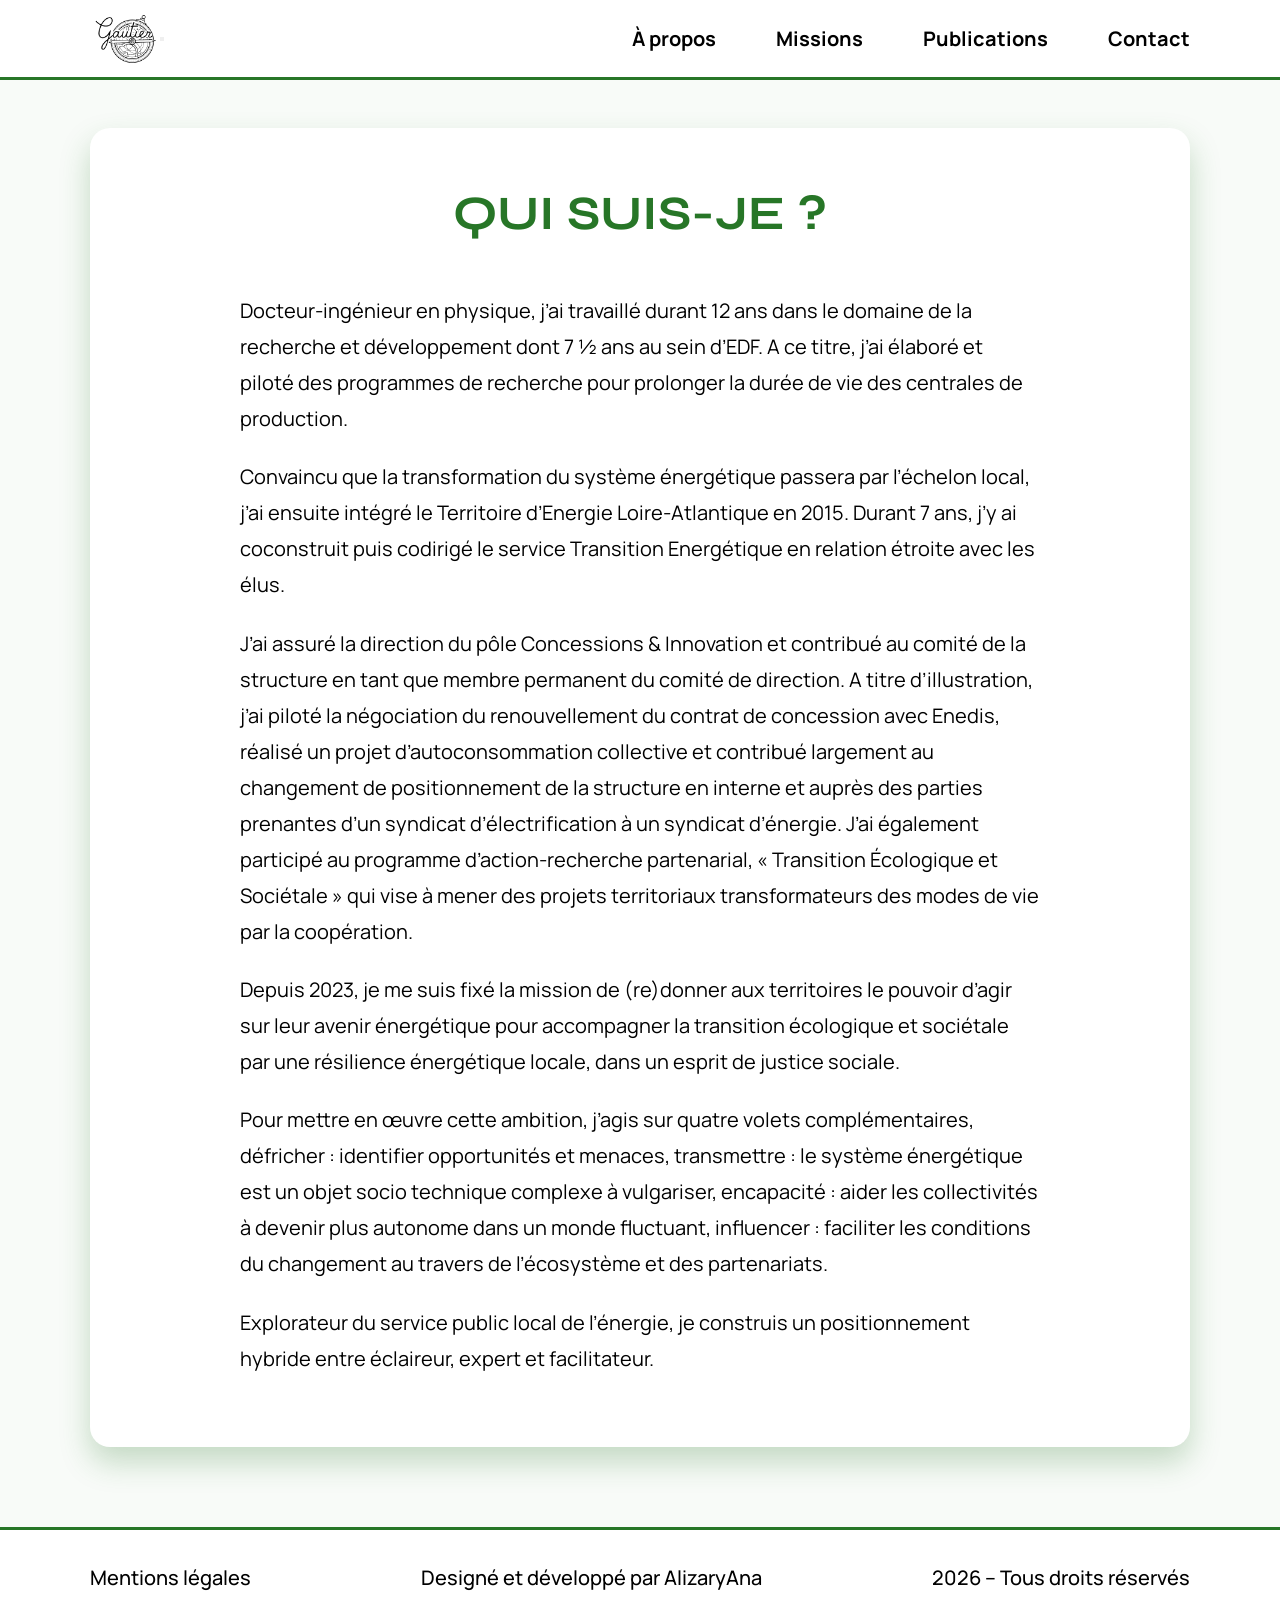
<file: pages/apropos.html>
<!DOCTYPE html>
<html lang="fr">

<head>
    <meta charset="UTF-8">
    <meta name="viewport" content="width=device-width, initial-scale=1.0">

    <title>Gautier | Explorateur du Service Public Local de l’Énergie</title>
    <link rel="icon" type="image/png" href="/assets/images/icone.png">
    <meta name="description"
        content="Accompagnement des collectivités dans la construction et le pilotage du service public local de l’énergie.">
    <link rel="canonical" href="https://g-esplen.fr">
    
    <!-- Fonts -->
    <link href="https://fonts.googleapis.com/css2?family=Manrope:wght@300;400;500;600&family=Syne:wght@600;700&display=swap"
        rel="stylesheet">

    <!-- CSS -->
    <link rel="stylesheet" href="/assets/styles/styles.css">
    <link rel="stylesheet" href="/assets/styles/mobile.css">

    <!-- RS Cards  -->
    <meta property="og:type" content="website">
    <meta property="og:url" content="https://g-esplen.fr">
    <meta property="og:title" content="Gautier | Explorateur du Service Public Local de l’Énergie">
    <meta property="og:description" content="Accompagnement des collectivités dans la construction et le pilotage du service public local de l’énergie.">
    <meta property="og:image" content="https://g-esplen.fr/assets/images/logoRS.webp">
    <meta property="og:image:alt" content="Gautier – Explorateur du Service Public Local de l’Énergie">
    <meta property="og:locale" content="fr_FR">


    <meta name="twitter:card" content="summary_large_image">
    <meta name="twitter:title" content="Gautier | Explorateur du Service Public Local de l’Énergie">
    <meta name="twitter:description" content="Accompagnement des collectivités dans la construction et le pilotage du service public local de l’énergie.">
    <meta name="twitter:image" content="https://g-esplen.fr/assets/images/logoRS.webp">
    <meta name="twitter:image:alt" content="Gautier – Explorateur du Service Public Local de l’Énergie">
</head>

<body>

    <!-- ================= HEADER ================= -->

    <header class="site-header">
        <div class="container nav">

            <!-- Logo -->
            <div class="logo">
                <a href="/" aria-label="Retour à l’accueil" title="Retour à l'accueil">
                    <img class="logo-default" src="../assets/images/gautier.webp" alt="Logo Gautier - Service Public Local de l'Énergie">
                    <img class="logo-hover" src="../assets/images/gautiervert.webp" alt="Logo Gautier - Service Public Local de l'Énergie">
                </a>
            </div>

            <!-- Hamburger -->
            <button 
            class="hamburger" 
            aria-label="Ouvrir le menu"
            aria-expanded="false"
            aria-controls="menu"
            >
                <span></span>
                <span></span>
                <span></span>
            </button>

            <!-- Navigation -->
            <nav aria-label="Navigation principale">
                <ul class="nav-list">
                    <li><a href="/pages/apropos.html">À propos</a></li>
                    <li><a href="/#missions">Missions</a></li>
                    <li><a href="/pages/publications.html">Publications</a></li>
                    <li><a href="/#contact">Contact</a></li>
                </ul>
            </nav>

            <!-- Overlay -->
            <div class="nav-overlay"></div>
        </div>
    </header>


    <!-- ================= MAIN ================= -->

<main id="main-content" class="about-page">

    <div class="container">

        <div class="about-card">

            <h1>Qui suis-je ?</h1>

            <div class="about-section">

                <p>
                    Docteur-ingénieur en physique, j’ai travaillé durant 12 ans dans le domaine de la recherche et développement dont 7 ½ ans au sein d’EDF. A ce titre, j’ai élaboré et piloté des programmes de recherche pour prolonger la durée de vie des centrales de production.
                </p>

                <p>
                    Convaincu que la transformation du système énergétique passera par l’échelon local, j’ai ensuite intégré le Territoire d’Energie Loire-Atlantique en 2015. Durant 7 ans, j’y ai coconstruit puis codirigé le service Transition Energétique en relation étroite avec les élus. 
                </p>

                <p>
                    J’ai assuré la direction du pôle Concessions & Innovation et contribué au comité de la structure en tant que membre permanent du comité de direction. A titre d’illustration, j’ai piloté la négociation du renouvellement du contrat de concession avec Enedis, réalisé un projet d’autoconsommation collective et contribué largement au changement de positionnement de la structure en interne et auprès des parties prenantes d’un syndicat d’électrification à un syndicat d’énergie. J’ai également participé au programme d’action-recherche partenarial, « Transition Écologique et Sociétale » qui vise à mener des projets territoriaux transformateurs des modes de vie par la coopération.   
                </p>

                <p>
                   Depuis 2023, je me suis fixé la mission de (re)donner aux territoires le pouvoir d’agir sur leur avenir énergétique pour accompagner la transition écologique et sociétale par une résilience énergétique locale, dans un esprit de justice sociale.
                </p>

                <p>
                 Pour mettre en œuvre cette ambition, j’agis sur quatre volets complémentaires, défricher : identifier opportunités et menaces, transmettre : le système énergétique est un objet socio technique complexe à vulgariser, encapacité : aider les collectivités à devenir plus autonome dans un monde fluctuant, influencer : faciliter les conditions du changement au travers de l’écosystème et des partenariats.   
                </p>

                <p>Explorateur du service public local de l’énergie, je construis un positionnement hybride entre éclaireur, expert et facilitateur.</p>

            </div>

        </div>

    </div>

</main>


    <!-- ================= FOOTER ================= -->

    <footer class="site-footer">
        <div class="container footer-content">

            <div class="footer-left">
                <p>
                    <a href="/pages/mentionslegales.html" class="footer-link">
                        Mentions légales
                    </a>
                </p>
            </div>

            <div class="footer-center">
                <p>
                    
                    <a href="https://www.alizaryana.com" 
                    target="_blank" 
                    rel="noopener noreferrer"
                    class="footer-link">
                       Designé et développé par AlizaryAna
                    </a>
                </p>
            </div>

            <div class="footer-right">
                <p>
                    <span id="year"></span> – Tous droits réservés
                </p>
            </div>

        </div>
    </footer>

</body>

<script>
    document.getElementById("year").textContent = new Date().getFullYear();
</script>

<script src="../assets/scripts/nav-mobile.js"></script>

</html>
</file>
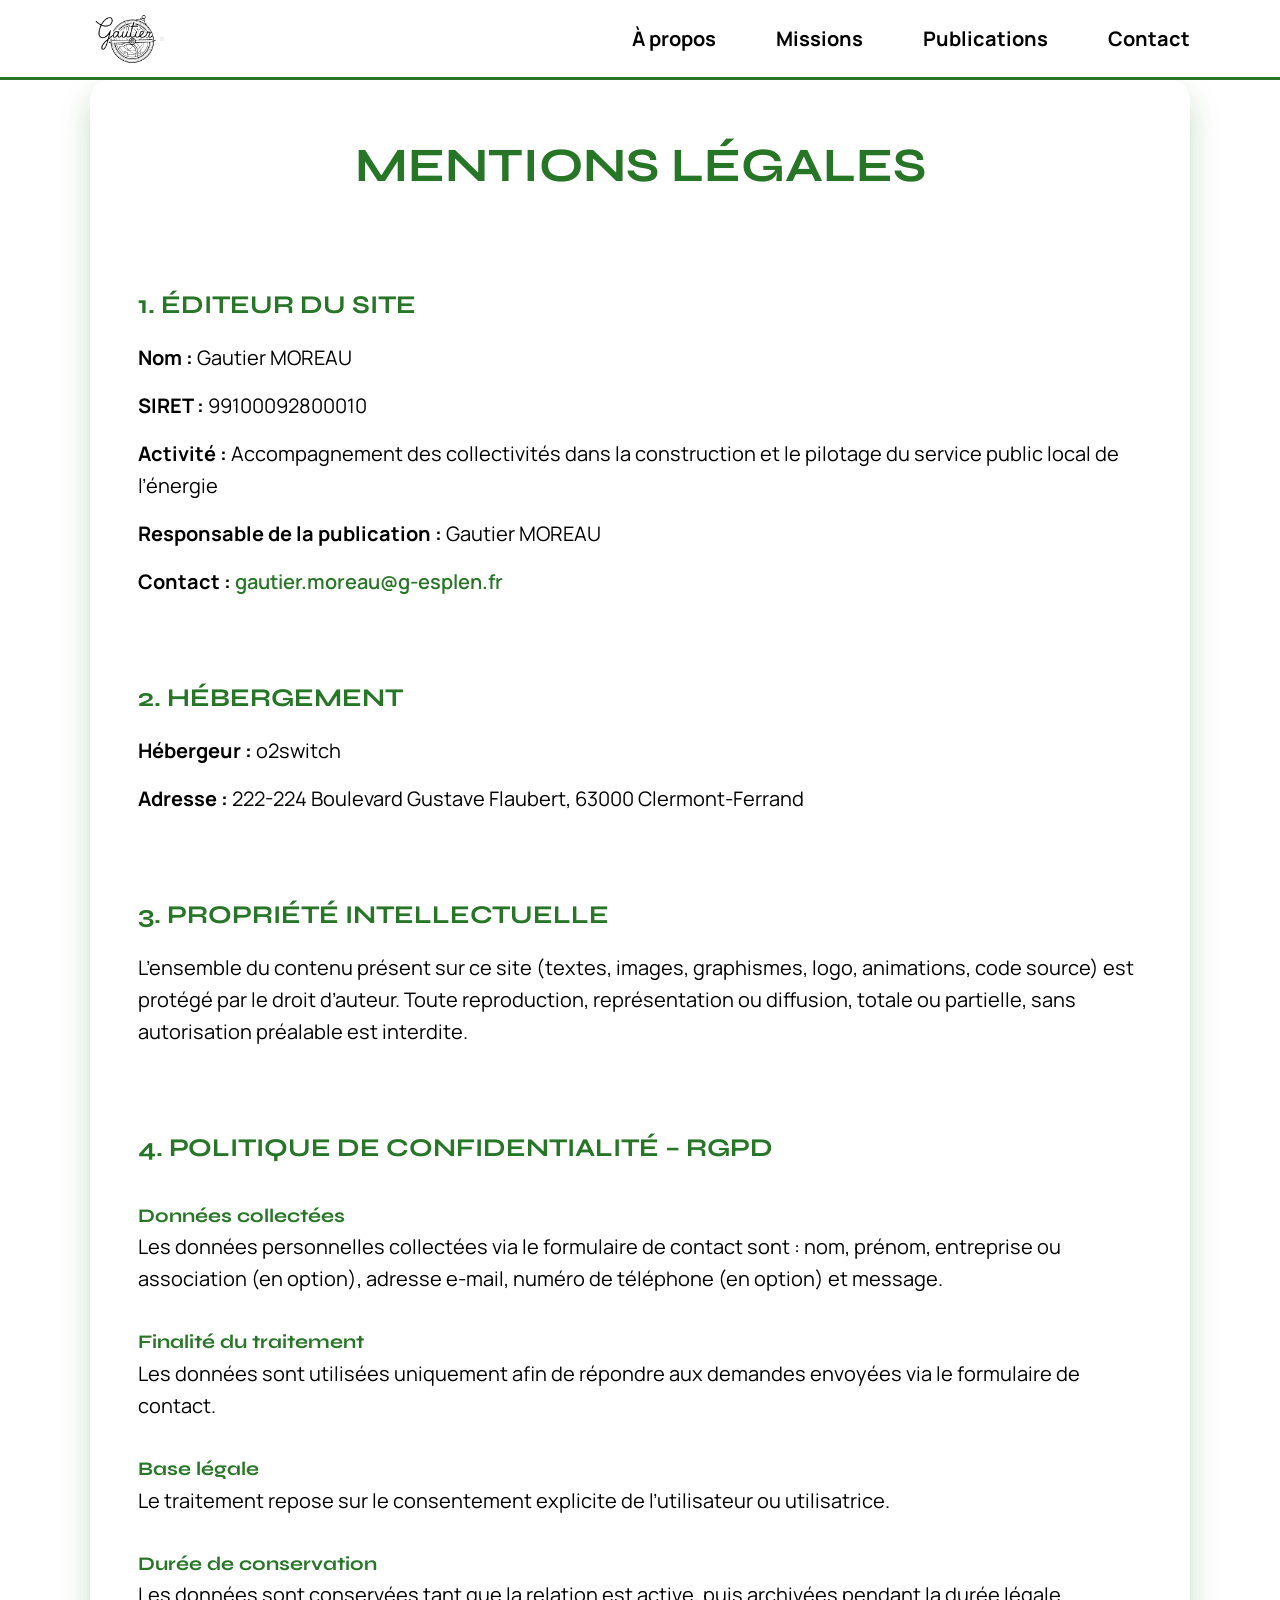
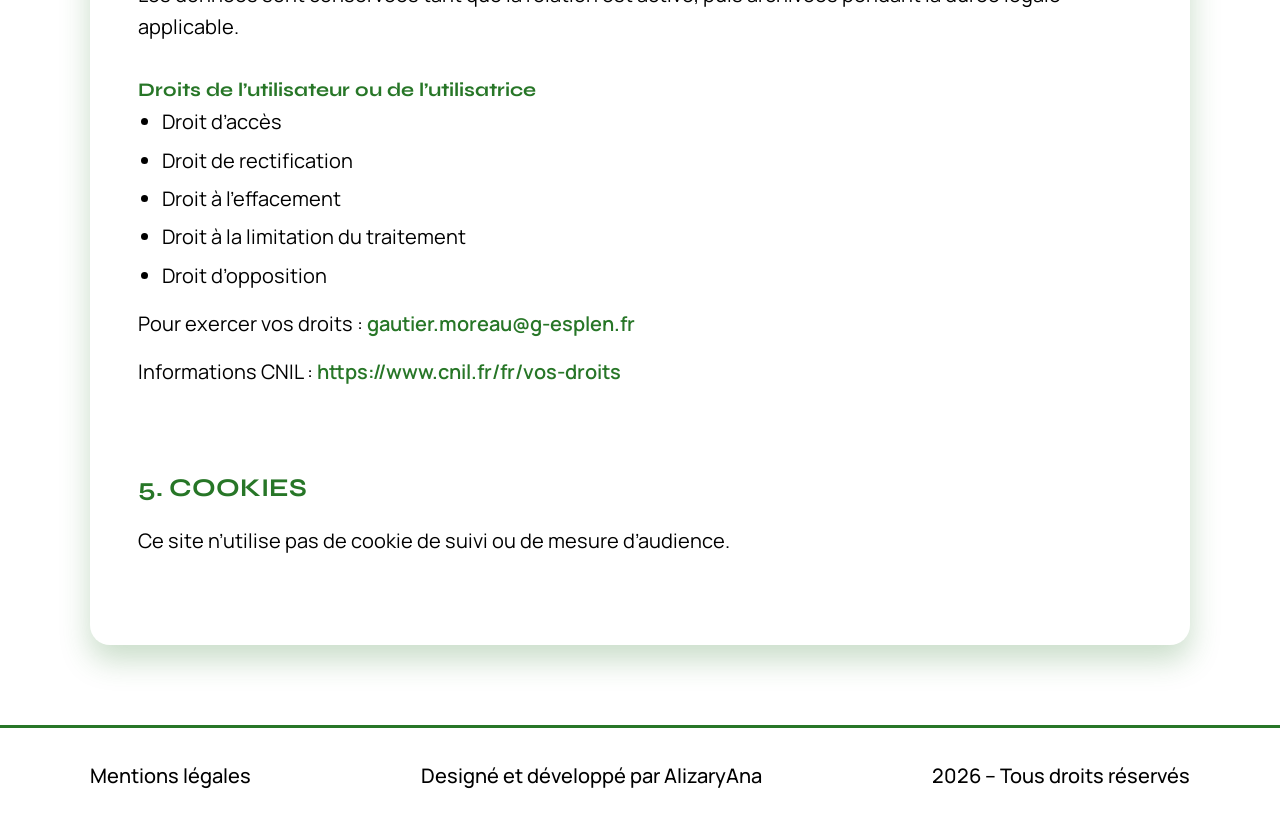
<file: pages/mentionslegales.html>
<!DOCTYPE html>
<html lang="fr">

<head>
    <meta charset="UTF-8">
    <meta name="viewport" content="width=device-width, initial-scale=1.0">

    <title>Gautier | Explorateur du Service Public Local de l’Énergie</title>
    <link rel="icon" type="image/png" href="/assets/images/icone.png">
    <meta name="description"
        content="Accompagnement des collectivités dans la construction et le pilotage du service public local de l’énergie.">
    <link rel="canonical" href="https://g-esplen.fr">
    
    <!-- Fonts -->
    <link href="https://fonts.googleapis.com/css2?family=Manrope:wght@300;400;500;600&family=Syne:wght@600;700&display=swap"
        rel="stylesheet">

    <!-- CSS -->
    <link rel="stylesheet" href="/assets/styles/styles.css">
    <link rel="stylesheet" href="/assets/styles/mobile.css">

    <!-- RS Cards  -->
    <meta property="og:type" content="website">
    <meta property="og:url" content="https://g-esplen.fr">
    <meta property="og:title" content="Gautier | Explorateur du Service Public Local de l’Énergie">
    <meta property="og:description" content="Accompagnement des collectivités dans la construction et le pilotage du service public local de l’énergie.">
    <meta property="og:image" content="https://g-esplen.fr/assets/images/logoRS.webpg">
    <meta property="og:image:alt" content="Gautier – Explorateur du Service Public Local de l’Énergie">
    <meta property="og:locale" content="fr_FR">


    <meta name="twitter:card" content="summary_large_image">
    <meta name="twitter:title" content="Gautier | Explorateur du Service Public Local de l’Énergie">
    <meta name="twitter:description" content="Accompagnement des collectivités dans la construction et le pilotage du service public local de l’énergie.">
    <meta name="twitter:image" content="https://g-esplen.fr/assets/images/logoRS.webp">
    <meta name="twitter:image:alt" content="Gautier – Explorateur du Service Public Local de l’Énergie">
</head>

<body>

    <!-- ================= HEADER ================= -->

    <header class="site-header">
        <div class="container nav">

            <!-- Logo -->
            <div class="logo">
                <a href="/" aria-label="Retour à l’accueil" title="Retour à l'accueil">
                    <img class="logo-default" src="../assets/images/gautier.webp" alt="Logo Gautier - Service Public Local de l'Énergie">
                    <img class="logo-hover" src="../assets/images/gautiervert.webp" alt="Logo Gautier - Service Public Local de l'Énergie">
                </a>
            </div>

            <!-- Hamburger -->
            <button 
            class="hamburger" 
            aria-label="Ouvrir le menu"
            aria-expanded="false"
            aria-controls="menu"
            >
                <span></span>
                <span></span>
                <span></span>
            </button>

            <!-- Navigation -->
            <nav aria-label="Navigation principale">
                <ul class="nav-list">
                    <li><a href="/pages/apropos.html">À propos</a></li>
                    <li><a href="/#missions">Missions</a></li>
                    <li><a href="/pages/publications.html">Publications</a></li>
                    <li><a href="/#contact">Contact</a></li>
                </ul>
            </nav>

            <!-- Overlay -->
            <div class="nav-overlay"></div>
        </div>
    </header>


    <!-- ================= MAIN ================= -->


<main id="main-content" class="legal-page">
    <div class="container">

        <div class="legal-card">

            <h1>Mentions légales</h1>

            <div class="legal-section">
                <h2>1. Éditeur du site</h2>
                <p><strong>Nom :</strong> Gautier MOREAU</p>
                <p><strong>SIRET :</strong> 99100092800010</p>
                <p><strong>Activité :</strong> Accompagnement des collectivités dans la construction et le pilotage du service public local de l’énergie</p>
                <p><strong>Responsable de la publication :</strong> Gautier MOREAU</p>
                <p><strong>Contact :</strong> <a href="gautier.moreau@g-esplen.fr">gautier.moreau@g-esplen.fr</a></p>
            </div>

            <div class="legal-section">
                <h2>2. Hébergement</h2>
                <p><strong>Hébergeur :</strong> o2switch</p>
                <p><strong>Adresse :</strong> 222-224 Boulevard Gustave Flaubert, 63000 Clermont-Ferrand</p>
            </div>

            <div class="legal-section">
                <h2>3. Propriété intellectuelle</h2>
                <p>
                    L’ensemble du contenu présent sur ce site (textes, images, graphismes,
                    logo, animations, code source) est protégé par le droit d’auteur.
                    Toute reproduction, représentation ou diffusion, totale ou partielle,
                    sans autorisation préalable est interdite.
                </p>
            </div>

            <div class="legal-section">
                <h2>4. Politique de confidentialité – RGPD</h2>

                <h3>Données collectées</h3>
                <p>
                    Les données personnelles collectées via le formulaire de contact sont :
                    nom, prénom, entreprise ou association (en option), adresse e-mail,
                    numéro de téléphone (en option) et message.
                </p>

                <h3>Finalité du traitement</h3>
                <p>
                    Les données sont utilisées uniquement afin de répondre aux demandes
                    envoyées via le formulaire de contact.
                </p>

                <h3>Base légale</h3>
                <p>
                    Le traitement repose sur le consentement explicite de l’utilisateur
                    ou utilisatrice.
                </p>

                <h3>Durée de conservation</h3>
                <p>
                    Les données sont conservées tant que la relation est active,
                    puis archivées pendant la durée légale applicable.
                </p>

                <h3>Droits de l’utilisateur ou de l’utilisatrice</h3>

                <ul>
                    <li>Droit d’accès</li>
                    <li>Droit de rectification</li>
                    <li>Droit à l’effacement</li>
                    <li>Droit à la limitation du traitement</li>
                    <li>Droit d’opposition</li>
                </ul>

                <p>
                    Pour exercer vos droits :
                    <a href="mailto:gautier.moreau@g-esplen.fr">gautier.moreau@g-esplen.fr</a>
                </p>

                <p>
                    Informations CNIL :
                    <a href="https://www.cnil.fr/fr/vos-droits" target="_blank">
                        https://www.cnil.fr/fr/vos-droits
                    </a>
                </p>

            </div>

            <div class="legal-section">
                <h2>5. Cookies</h2>
                <p>
                    Ce site n’utilise pas de cookie de suivi ou de mesure d’audience.
                </p>
            </div>

        </div>

    </div>
</main>

    <!-- ================= FOOTER ================= -->

    <footer class="site-footer">
        <div class="container footer-content">

            <div class="footer-left">
                <p>
                    <a href="/pages/mentionslegales.html" class="footer-link">
                        Mentions légales
                    </a>
                </p>
            </div>

            <div class="footer-center">
                <p>
                    
                    <a href="https://www.alizaryana.com" 
                    target="_blank" 
                    rel="noopener noreferrer"
                    class="footer-link">
                       Designé et développé par AlizaryAna
                    </a>
                </p>
            </div>

            <div class="footer-right">
                <p>
                    <span id="year"></span> – Tous droits réservés
                </p>
            </div>

        </div>
    </footer>

</body>

<script>
    document.getElementById("year").textContent = new Date().getFullYear();
</script>

<script src="../assets/scripts/nav-mobile.js"></script>

</html>
</file>
<file: assets/styles/styles.css>
:root {
    --green: #277627;
    --violet: #522876;
    --heading: 'Syne', sans-serif;
    --text: 'Manrope', sans-serif;
}

* {
    margin: 0;
    padding: 0;
    box-sizing: border-box;
}

html {
    scroll-behavior: smooth;
}

body {
    font-family: var(--text);
    line-height: 1.6;
    font-size: clamp(1rem, 1.2vw + 1rem, 1.25rem);
}

.container {
    width: 90%;
    max-width: 1100px;
    margin: 0 auto;
}

h1, h2, h3 {
    font-family: var(--heading);
    color: var(--green);
}

h1 {
    font-family: var(--heading);
    color: var(--green);
    font-size: clamp(2rem, 4vw, 3rem);
    text-align: center;
}

h2 {
    font-family: var(--heading);
    color: var(--green);
    font-size: clamp(1.5rem, 2vw, 3rem);
    text-align: center;
    margin-bottom: 2rem;
    text-transform: uppercase;
}

h3 {
    font-family: var(--heading);
    color: var(--green);
    font-size: clamp(1rem, 1.5vw, 2rem); 
}

/* HEADER */

.site-header {
    background: white;
    height: 80px;
    border-bottom: 3px solid var(--green);
    display: flex;
    position: fixed;   
    top: 0;           
    left: 0;
    width: 100%;      
    z-index: 9999;     
}

#main-content {
    padding-top: 80px; 
}

.logo a {
    display: inline-block;
    position: relative;
    width: 70px;
    height: 70px;
}

.logo img {
    position: absolute;
    top: 0;
    left: 0;
    width: 75px;
    height: 75px;
    transition: opacity 0.3s ease;
}

.logo .logo-hover {
    opacity: 0; 
}

.logo a:hover .logo-hover {
    opacity: 1; 
}

.logo a:hover .logo-default {
    opacity: 0; 
}

nav {
    margin-left: auto; 
    display: flex;
    gap: 2em; 
}

.nav {
    display: flex;
    align-items: center;
}


nav ul {
    list-style: none;
    display: flex;
    gap: 3em;
}

nav a {
    text-decoration: none;
    font-weight: 700;
    position: relative; 
    color: black; 
    transition: color 0.3s ease;
}

nav a::after {
    content: '';
    position: absolute;
    width: 0;
    height: 2px;
    left: 0;
    bottom: -4px; 
    background-color: var(--green);
    transition: width 0.3s ease;
}

nav a:hover {
    color: var(--green);
}

nav a:hover::after {
    width: 100%; 
}

/* HERO */

.hero {
    margin: 4rem auto;
}

.hero-card {
    display: flex;
    gap: 3rem;
    align-items: flex-start;
    background: white;
    border-radius: 20px;
    padding: 2rem;
    box-shadow: 0 15px 30px rgba(39, 118, 39, 0.50);
}

.hero-image img {
    border-radius: 15px;
    object-fit: cover;
    height: 100%;
    max-height: 350px;
}

.hero-content {
    display: flex;
    flex-direction: column;
    justify-content: flex-start;
    flex: 1;
    height: 100%;
}

.hero-content h1 {
    font-size: 1.3rem;
    margin: 0 0 2rem 0;
    text-align: left;
}

.text-link {
    display: inline-block;
    margin: 2rem 0 3rem 0;
    color: var(--green);
    text-decoration: none;
    font-weight: 700;
    position: relative;
    transition: color 0.5s ease;
}

.text-link::after {
    content: '';
    position: absolute;
    width: 0;
    height: 2px;
    left: 0;
    bottom: -3px;
    background-color: var(--green);
    transition: width 0.3s ease;
}

.text-link:hover::after {
    width: 100%;
}

.btn-primary {
    display: inline-block;
    padding: 0.75rem 2rem;
    height: 50px;
    background: var(--green);
    color: white;
    border: 3px solid transparent;
    border-radius: 30px;
    cursor: pointer;
    font-weight: 500;
    text-transform: uppercase;
    letter-spacing: 1px;
    font-family: var(--heading);
    transition: all 0.3s ease;
    text-align: center;
    width: auto;
    margin-top: auto;
    box-sizing: border-box;
}

.btn-primary:hover {
    color: var(--green);
    background-color: white;
    border-color: var(--green);
    transform: translateY(-4px);
    box-shadow: 0 8px 20px rgba(39, 118, 39, 0.25);
}

.btn-primary:focus {
    outline: none;
    box-shadow: 0 0 0 4px rgba(39, 118, 39, 0.2);
}

/* MISSIONS */

.missions {
    position: relative;
    padding: 7rem 0;
    background-image: url("../images/logo.webp");
    background-repeat: no-repeat;
    background-position: center;
    background-size: 180%;
    width: 100%;
}

.missions::before {
    content: "";
    position: absolute;
    inset: 0;
    background: rgba(255, 255, 255, 0.96);
    z-index: 0;
}

.missions .container {
    position: relative;
    z-index: 1;
}

.missions-list {
    display: flex;
    flex-direction: column;
    gap: 4rem;
    margin-top: 4rem;
}

.mission {
    display: flex;
    align-items: flex-start;
    gap: 3rem;
    transition: all 0.3s ease;
}

.mission-icon {
    position: relative;
    min-width: 120px;
    height: 120px;
    border-radius: 50%;
    background-color: var(--green);
    background-position: center;
    background-repeat: no-repeat;
    background-size: 55%;
    transition: all 0.3s ease;
}

/* Deuxième bordure externe */
.mission-icon::after {
    content: "";
    position: absolute;
    inset: -8px;
    border-radius: 50%;
    border: 3px solid var(--green);
    transition: all 0.3s ease;
}

.mission:nth-child(1) .mission-icon {
    background-image: url("../images/missions/1.png");
}

.mission:nth-child(2) .mission-icon {
    background-image: url("../images/missions/2.png");
}

.mission:nth-child(3) .mission-icon {
    background-image: url("../images/missions/3.png");
}

.mission:nth-child(4) .mission-icon {
    background-image: url("../images/missions/4.png");
}

.mission:nth-child(5) .mission-icon {
    background-image: url("../images/missions/5.png");
}

.mission-content h3 {
    font-size: 1rem;
    text-transform: uppercase;
    font-weight: 700;
    color: var(--green);
    margin-bottom: 0.8rem;
    transition: color 0.3s ease;
}

.mission-content p {
    line-height: 1.6;
    transition: color 0.3s ease;
}

/* HOVER */

.mission:hover .mission-icon {
    background-color: var(--violet);
}

.mission:hover .mission-icon::after {
    border-color: var(--violet);
}

.mission:hover .mission-content h3,
.mission:hover .mission-content p {
    color: var(--violet);
    cursor: pointer;
}

/* PARTNERS */

.partners {
    background: white;
    padding: 3rem 2rem;
    border-radius: 20px;
    margin-bottom: 5rem;
    margin-top: 5rem;
    box-shadow: 0 15px 30px rgba(39, 118, 39, 0.50);
}

.partner-logos-wrapper {
    overflow: hidden;
    width: 100%;
    position: relative;
}

.partner-logos {
    display: flex;
    gap: 2rem; 
    animation: scroll-left 25s linear infinite;
    align-items: center;
}

.partner-logos .logo-box {
    flex: 0 0 auto; 
    text-align: center;
    padding: 1.5rem;
    border-radius: 15px;
    background: white;
    transition: transform 0.3s ease, box-shadow 0.3s ease;
}

.partner-logos .logo-box img {
    max-height: 60px;
    max-width: 150px; 
    object-fit: contain;
}

/* Hover effet "lift" */
.partner-logos .logo-box:hover {
    transform: translateY(-5px);
}

/* Animation du scroll */
@keyframes scroll-left {
    0% { transform: translateX(0); }
    100% { transform: translateX(-50%); }
}

/* CONTACT*/

.contact-section {
    position: relative;
    padding: 7rem 0;
    background-image: url("../images/logo.webp");
    background-repeat: no-repeat;
    background-position: center;
    background-size: 180%;
    
}

.contact-section::before {
    content: "";
    position: absolute;
    inset: 0;
    background: rgba(255, 255, 255, 0.96);
    z-index: 0;
 
    
}

.contact-wrapper {
    position: relative;
    z-index: 1;
}

.contact-wrapper .section-header {
    margin-bottom: 2rem;
}

.adresse-mail {
    color: var(--green);
}

.contact-form {
    margin: 0 auto;
    display: flex;
    flex-direction: column;
    gap: 1rem;
}

.form-row {
    display: flex;
    gap: 4rem;
}

.form-group {
    flex: 1;
    display: flex;
    flex-direction: column;
}

label {
    font-size: 1rem;
    font-weight: 700;
    text-transform: uppercase;
    color: var(--green);
    margin-bottom: 0.3rem;
    letter-spacing: 1px;
}

input,
textarea {
    background: #CCEFCB;
    border: 2px solid transparent;
    padding: 0.9rem 1rem;
    font-size: 1rem;
    font-family: inherit;
    outline: none;
    transition: all 0.2s ease;
}

input:focus,
textarea:focus {
    border-color: var(--green);
}

.contact-form .btn-primary {
    align-self: flex-start;
    margin-top: 1rem;
    padding: 1rem 2.5rem;
    border-radius: 40px;
}

/* FOOTER */

.site-footer {
    border-top: 3px solid var(--green); 
    background: white;
    padding: 2rem 1rem;
    font-family: var(--text);
    font-weight: 500;
}

.site-footer .footer-content {
    display: flex;
    justify-content: space-between;
    flex-wrap: wrap;
    align-items: center;
    gap: 1rem;
}

.site-footer .footer-link {
    color: black;
    text-decoration: none;
    position: relative;
    transition: color 0.3s ease;
}

.site-footer .footer-link::after {
    content: '';
    position: absolute;
    width: 0;
    height: 2px;
    left: 0;
    bottom: -2px;
    background-color: var(--green);
    transition: width 0.3s ease;
}

.site-footer .footer-link:hover {
    color: var(--green);
}

.site-footer .footer-link:hover::after {
    width: 100%;
}

.footer-left, .footer-center, .footer-right {
    flex: 1 1 auto;
    text-align: left;
}

.footer-center {
    text-align: center;
}

.footer-right {
    text-align: right;
}



/* MENTIONS LEGALES */

.legal-page {
    padding: 5rem 0;
}

.legal-card {
    background: white;
    border-radius: 20px;
    padding: 3rem;
    box-shadow: 0 15px 30px rgba(39, 118, 39, 0.25);
}

.legal-card h1 {
    margin-bottom: 3rem;
    text-transform: uppercase;
}

.legal-section {
    margin-bottom: 2.5rem;
}

.legal-section h2 {
    text-align: left;
    margin-bottom: 1rem;
    margin-top: 5rem;
}

.legal-section h3 {
    margin-top: 2rem;
 
}

.legal-section p {
    margin-bottom: 1rem;
}

.legal-section ul {
    margin-left: 1.5rem;
    margin-bottom: 1rem;
}

.legal-section li {
    margin-bottom: 0.4rem;
}

.legal-section a {
    color: var(--green);
    font-weight: 600;
    text-decoration: none;
}

.legal-section a:hover {
    text-decoration: underline;
}

/* PAGE ABOUT */

.about-page {
    padding: 5rem 0;
    background: #f8fbf8;
}

.about-card {
    background: white;
    border-radius: 20px;
    padding: 3rem;
    margin-top: 3rem;
    box-shadow: 0 15px 30px rgba(39,118,39,0.25);
}

.about-card h1 {
    margin-bottom: 2.5rem;
    text-transform: uppercase;
}

.about-section {
    max-width: 800px;
    margin: 0 auto;
}

.about-section h2 {
    text-align: left;
    margin-bottom: 1rem;
}

.about-section p {
    margin-bottom: 1.4rem;
    line-height: 1.8;
}

/* PAGE EN CONSTRUCTION */

.construction-page {
    padding: 6rem 0;
    min-height: 90vh;

}

.construction-card {
    background: white;
    border-radius: 20px;
    padding: 3rem;
    text-align: center;
    max-width: 1200px;
    margin: 0 auto;
    box-shadow: 0 15px 30px rgba(39,118,39,0.25);
    margin-top: 10%;
}

.construction-card h1 {
    margin-bottom: 1.5rem;
    text-transform: uppercase;
}

.construction-card p {
    margin-bottom: 2rem;
}

.construction-card a {
    text-decoration: none;
    margin-bottom: 0.5em;
}

/* MODALE */

body.modal-open {
    overflow: hidden;
}

.modal {
    position: fixed;
    inset: 0;
    display: flex;
    justify-content: center;
    align-items: center;
    z-index: 10000;

    opacity: 0;
    pointer-events: none;
    transition: opacity 0.3s ease;
}

.modal.active {
    opacity: 1;
    pointer-events: auto;
}

.modal-overlay {
    position: absolute;
    inset: 0;
    background: rgba(0,0,0,0.5);
    opacity: 0;
    transition: opacity 0.3s ease;
}

.modal.active .modal-overlay {
    opacity: 1;
}

.modal-content {
    position: relative;
    z-index: 1;
    width: 90%;
    max-width: 1100px;

    transform: scale(0.95) translateY(20px);
    opacity: 0;
    transition: all 0.35s ease;
}

.modal.active .modal-content {
    transform: scale(1) translateY(0);
    opacity: 1;
}

/* Reprise du style HERO */
.modal-card {
    width: 100%;
}

/* Bouton fermer */
.modal-close {
    position: absolute;
    top: -15px;
    right: -15px;
    background: var(--green);
    color: white;
    border: none;
    font-size: 1.5rem;
    width: 40px;
    height: 40px;
    border-radius: 50%;
    cursor: pointer;
    transition: 0.3s;
}

.modal-close:hover {
    background: var(--violet);
}

/* Curseur sur missions */
.mission {
    cursor: pointer;
}

.publications-page {
    padding: 6rem 0;
    min-height: 90vh;
}

.publications-page h1 {
    text-align: center;
    margin-bottom: 3rem;
    margin-top: 3rem;
    text-transform: uppercase;
}

.publications-list {
    display: flex;
    flex-direction: column;
    gap: 2rem;
    margin-top: 2rem;
}

.publication-card {
    display: flex;
    gap: 2rem;
    align-items: stretch;
    background: white;
    border-radius: 20px;
    overflow: hidden;
    box-shadow: 0 10px 25px rgba(39,118,39,0.25);
    transition: transform 0.3s ease;
}

/* IMAGE À GAUCHE */
.publication-card img {
    width: 280px;
    height: 100%;
    object-fit: cover;
}

/* CONTENU À DROITE */
.publication-content {
    padding: 1.5rem;
    display: flex;
    flex-direction: column;
    flex: 1;
}

.publication-content h2 {
    margin-bottom: 0.8rem;
    text-align: left;
    text-transform:none;
    font-size: 20px;
}

.publication-content {
    text-align: left;
}

.publication-content p {
    margin-bottom: 1.5rem;
}

.publication-content .btn-primary {
    margin-top: auto;
    align-self: flex-start;

    text-decoration: none;     
    
    display: inline-flex;       
    align-items: center;        
    justify-content: center;    
}

.publications-plus {
    margin-top: 2em;
    text-align: center;
    font-weight: bold;
}

.form-status {
  margin-top: 12px;
  font-size: 0.95rem;
}

.form-status.success {
  color: var(--green); 
}

.form-status.error {
  color: #522876; 
}

/* Focus visible 
.form-status:focus {
  outline: 2px solid var(--green);
  outline-offset: 3px;
}

button:disabled {
  opacity: 0.7;
  cursor: not-allowed;
}
</file>
<file: assets/styles/mobile.css>
@media (max-width: 48em) {

    /* ----------------- */
    /* HEADER & NAVBAR    */
    /* ----------------- */
    .site-header {
        flex-direction: column;
        height: auto;
        padding: 0.5rem 1rem;
    }

    .site-header .nav {
        width: 100%;
        flex-direction: row;
        justify-content: space-between;
        align-items: center;
        position: relative;
    }

    .logo img {
        display: none;
    }

    /* Hamburger */
    .hamburger {
        display: block;
        cursor: pointer;
        width: 30px;
        height: 25px;
        position: relative;
        z-index: 101;
    }

    .hamburger span {
        display: block;
        width: 100%;
        height: 3px;
        background-color: var(--green);
        margin: 5px 0;
        transition: 0.3s ease;
    }

    /* Navigation menu */
    nav {
        position: fixed;
        top: 0;
        right: -100%;
        width: 70%;
        height: 100vh;
        background: white;
        box-shadow: -2px 0 10px rgba(0,0,0,0.1);
        padding: 4rem 2rem;
        display: flex;
        flex-direction: column;
        gap: 2rem;
        transition: right 0.3s ease;
        z-index: 100;
    }

    nav ul {
        display: flex;
        flex-direction: column;
        gap: 2rem;
    }

    nav a {
        font-size: 1.2rem;
        color: var(--green);
        font-weight: 700;
        text-align: left;
    }

    /* Overlay */
    .nav-overlay {
        position: fixed;
        inset: 0;
        background: rgba(0,0,0,0.4);
        opacity: 0;
        pointer-events: none;
        transition: opacity 0.3s ease;
        z-index: 99;
    }

    /* Menu actif */
    .nav.active nav {
        right: 0;
    }

    .nav.active .nav-overlay {
        opacity: 1;
        pointer-events: auto;
    }

    /* Hamburger → croix */
    .nav.active .hamburger span:nth-child(1) {
        transform: rotate(45deg) translate(5px, 5px);
    }
    .nav.active .hamburger span:nth-child(2) {
        opacity: 0;
    }
    .nav.active .hamburger span:nth-child(3) {
        transform: rotate(-45deg) translate(6px, -6px);
    }

    /* ----------------- */
    /* HERO              */
    /* ----------------- */
    .hero-card {
        flex-direction: column;
        gap: 1rem;
        padding: 1rem;
    }

    .hero-image img {
        max-height: 200px;
        width: 100%;
        object-fit: cover;
    }

    .hero-content h1 {
        font-size: 1.1rem;
        text-align: center;
    }

    .btn-primary {
        width: 100%;
        padding: 1rem;
        font-size: 1rem;
        margin-top: 1rem;
    }

    /* ----------------- */
    /* MISSIONS          */
    /* ----------------- */
    .missions-list {
        gap: 2rem;
        margin-top: 2rem;
    }

    .mission {
        flex-direction: column;
        align-items: center;
        text-align: center;
        gap: 1rem;
    }

    .missions, .contact-section {
        background-image: none; 
    }

    .mission-icon {
        min-width: 90px;
        height: 90px;
    }

    .mission-content h3 {
        font-size: 0.95rem;
    }

    .mission-content p {
        font-size: 0.85rem;
    }

    /* ----------------- */
    /* PARTNERS          */
    /* ----------------- */
    .partner-logos {
        gap: 1rem;
    }

    .partner-logos .logo-box {
        padding: 0.5rem;
    }

    /* ----------------- */
    /* CONTACT           */
    /* ----------------- */
    .contact-form .form-row {
        flex-direction: column;
        gap: 0.8rem;
    }

    .contact-form .btn-primary {
        width: 100%;
        text-align: center;
        padding: 1rem;
    }

    /* ----------------- */
    /* FOOTER            */
    /* ----------------- */
    .site-footer .footer-content {
        flex-direction: column;
        gap: 1rem;
        text-align: center;
    }

    .footer-left, .footer-center, .footer-right {
        text-align: center;
    }

    /* ----------------- */
    /* PUBLICATIONS            */
    /* ----------------- */
    .publications-page {
    padding: 3rem 0;
  }

  .publications-page h1 {
    font-size: 1.8rem;
    margin: 2rem 0;
  }

  .publications-list {
    gap: 1.5rem;
  }

  /* CARD EN COLONNE */
  .publication-card {
    flex-direction: column;
    border-radius: 16px;
  }

  /* IMAGE EN HAUT */
  .publication-card img {
    width: 100%;
    height: 180px;
  }

  /* CONTENU */
  .publication-content {
    padding: 1.2rem;
  }

  .publication-content h2 {
    font-size: 1.1rem;
    line-height: 1.4;
  }

  .publication-content p {
    font-size: 0.95rem;
    line-height: 1.5;
    margin-bottom: 1.2rem;
  }
  .publication-content .btn-primary {
    width: 100%;
    text-align: center;
    padding: 0.8rem;
  }

  .publications-plus {
    font-size: 0.95rem;
    margin-top: 1.5rem;
  }
}
</file>
